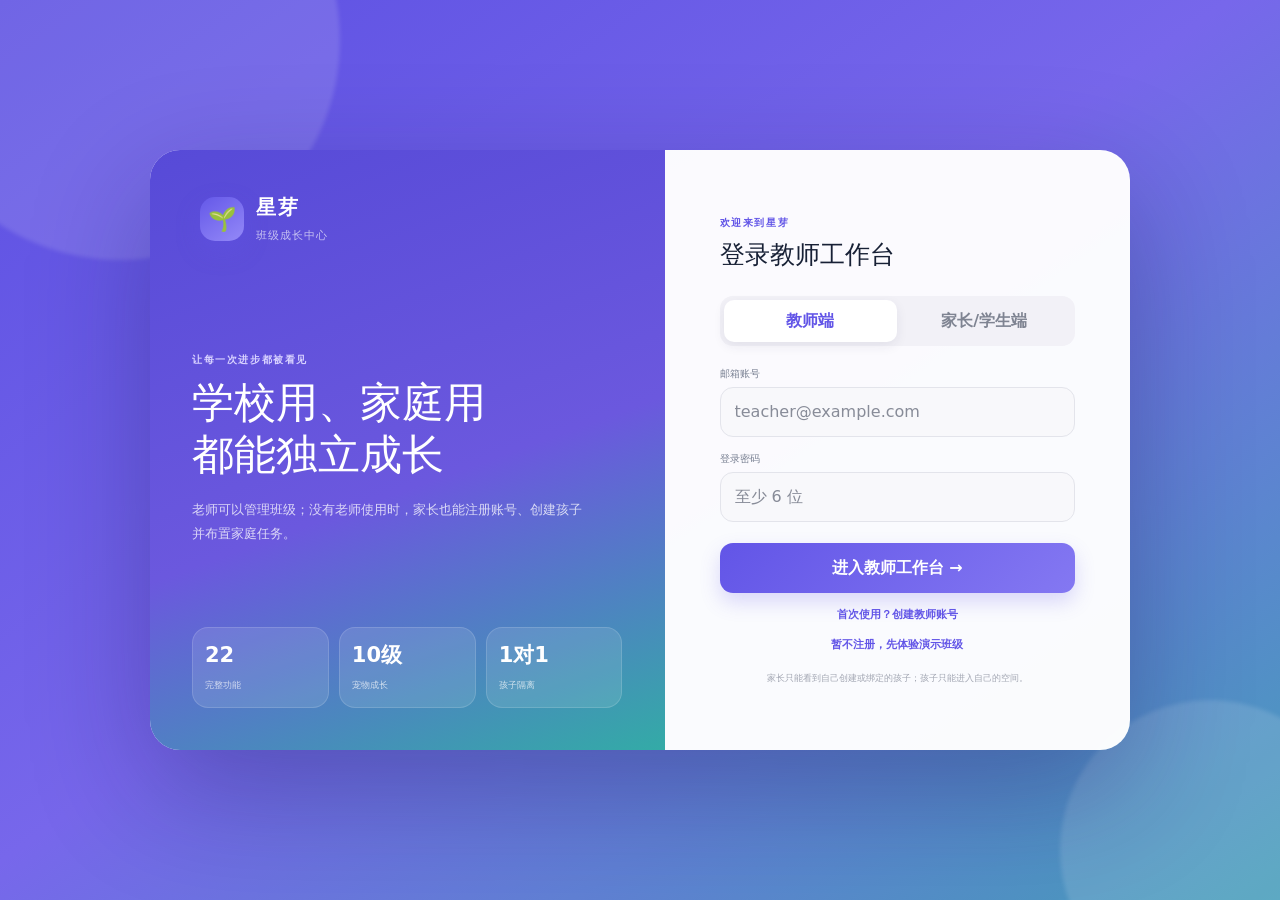
<file: class-points-system/index.html>
<!doctype html>
<html lang="zh-CN">
  <head>
    <meta charset="UTF-8" />
    <meta name="viewport" content="width=device-width, initial-scale=1.0" />
    <meta name="description" content="集学生积分、小组、兑换、排行榜和成长宠物于一体的班级管理系统。" />
    <meta property="og:title" content="星芽班级成长中心" />
    <meta property="og:description" content="让每一次进步都被看见。" />
    <link rel="icon" href="./favicon.svg" />
    <link rel="manifest" href="./manifest.webmanifest" />
    <meta name="theme-color" content="#6255e7" />
    <title>星芽班级成长中心</title>
    <script type="module" crossorigin src="./assets/index-tChTRlco.js"></script>
    <link rel="modulepreload" crossorigin href="./assets/rolldown-runtime-jpDsebLB.js">
    <link rel="modulepreload" crossorigin href="./assets/supabase-CNf5BcMR.js">
    <link rel="modulepreload" crossorigin href="./assets/react-B0ZntvhZ.js">
    <link rel="stylesheet" crossorigin href="./assets/index-CuCMWtnR.css">
  </head>
  <body>
    <div id="root"></div>
  </body>
</html>
</file>
